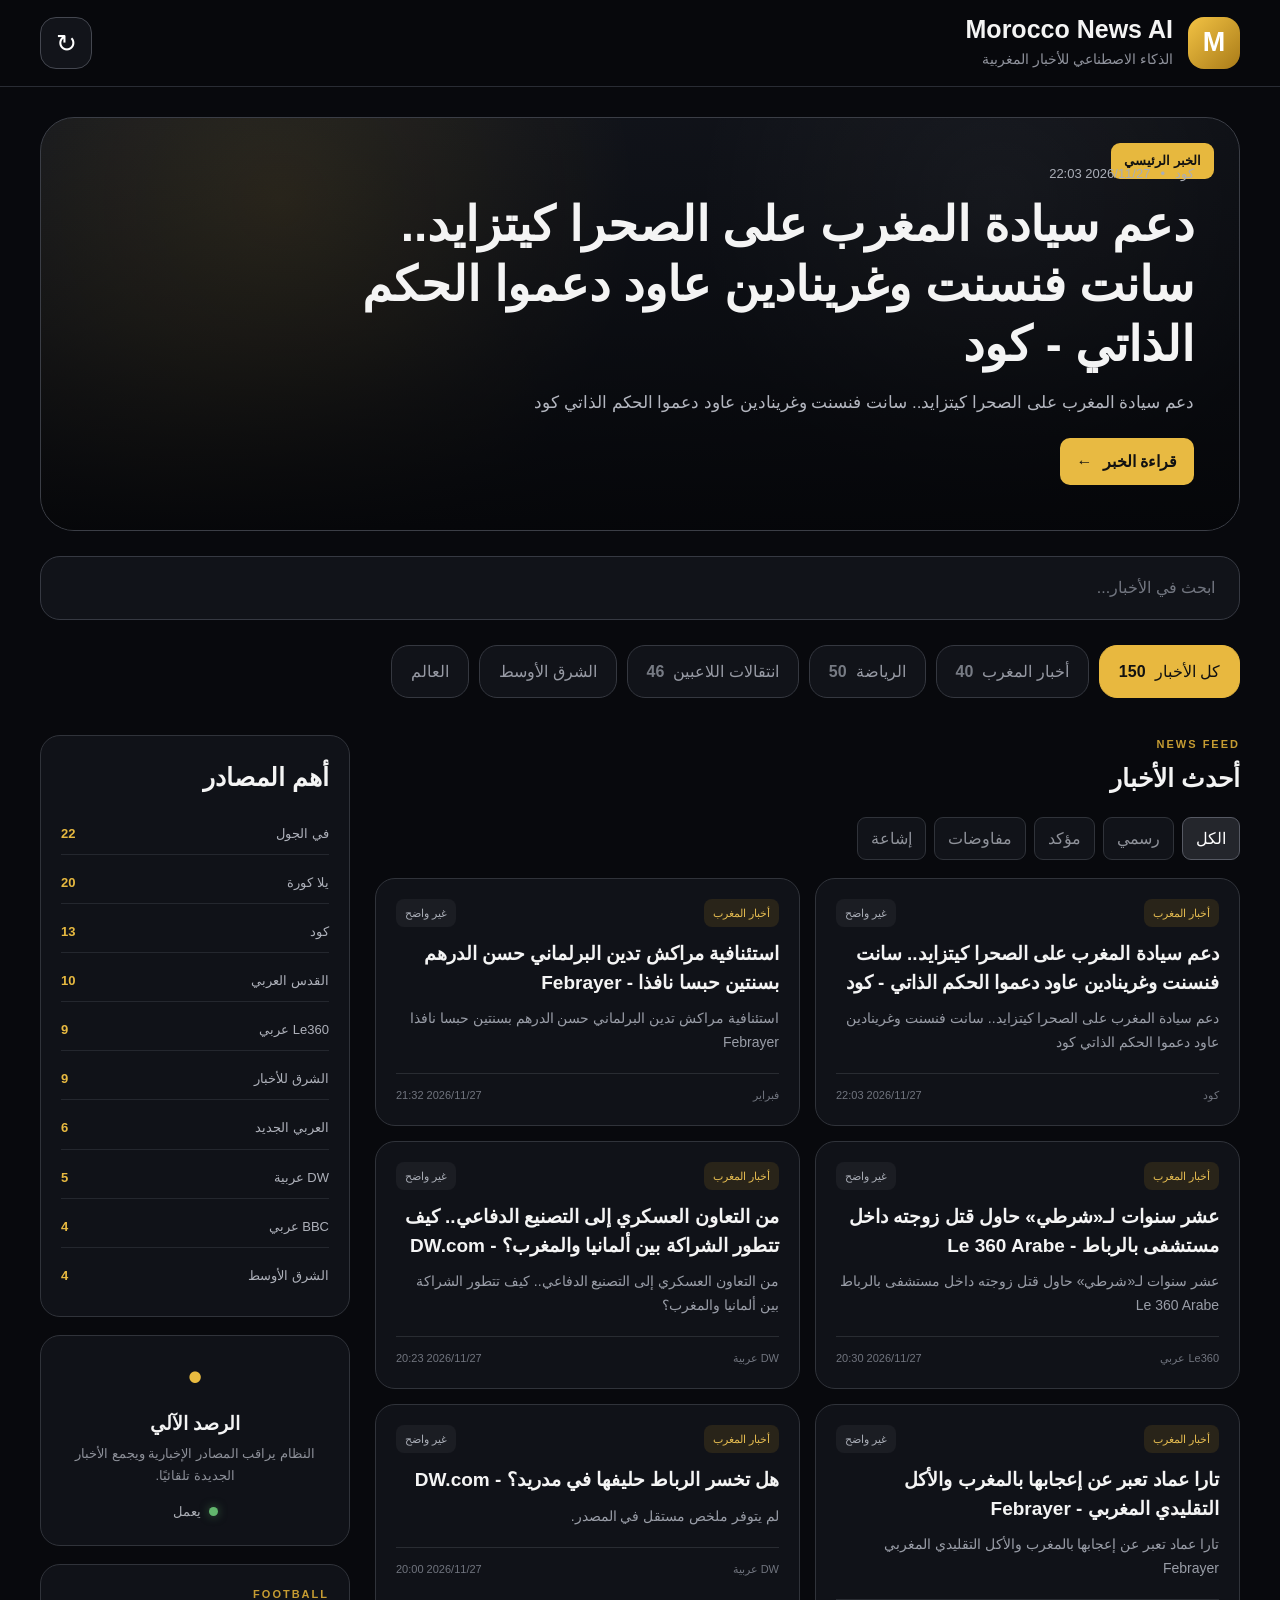
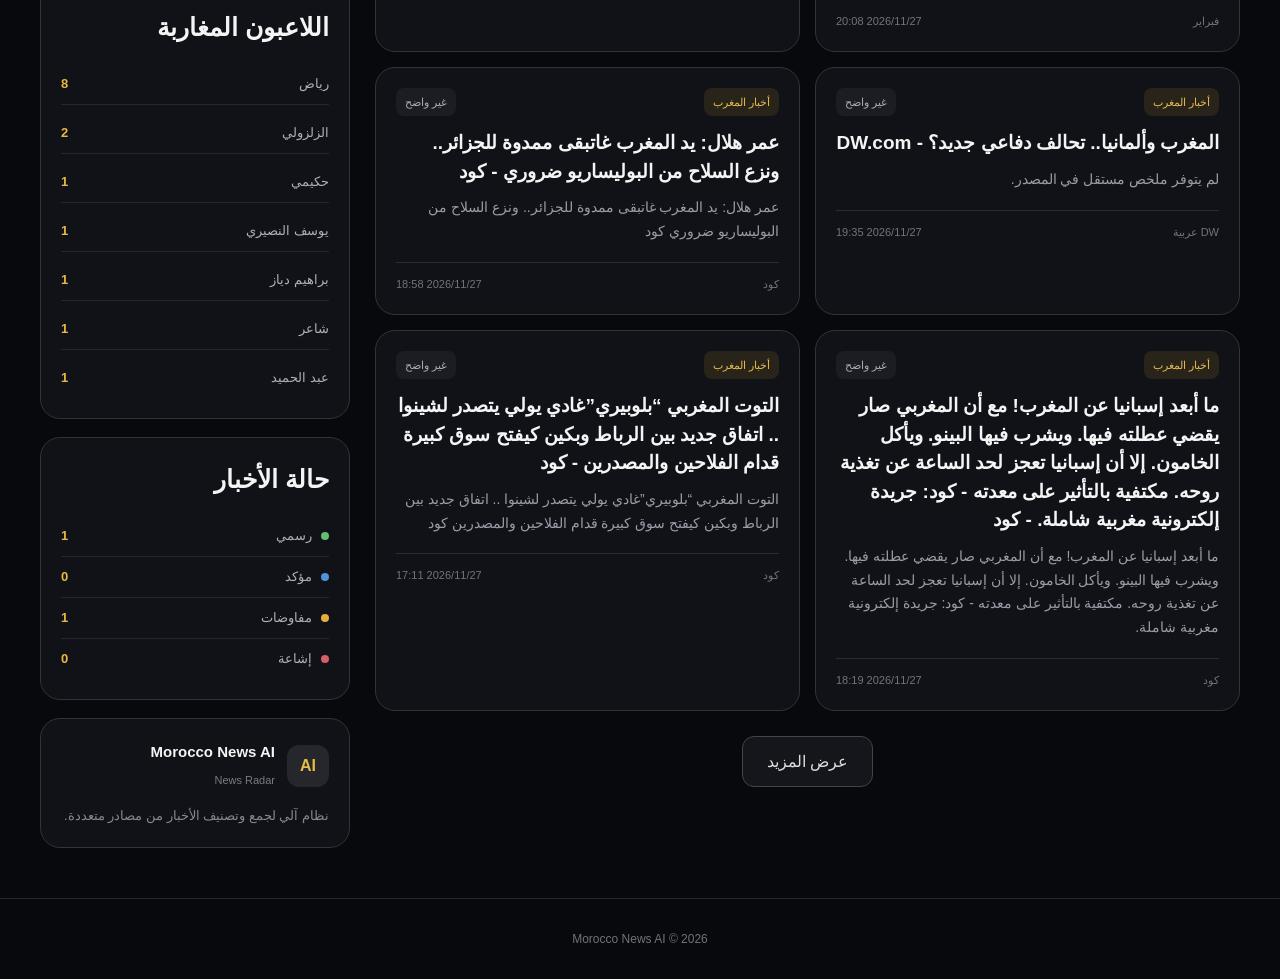
<file: docs/index.html>
<!DOCTYPE html>
<html lang="ar" dir="rtl">
<head>
    <meta charset="UTF-8">
    <meta name="viewport" content="width=device-width, initial-scale=1.0">

    <title>Morocco News AI</title>
    <meta name="description" content="الذكاء الاصطناعي للأخبار المغربية">

    <style>
        * {
            box-sizing: border-box;
        }

        html {
            scroll-behavior: smooth;
        }

        body {
            margin: 0;
            background: #08090d;
            color: #f4f4f4;
            font-family: Arial, "Tahoma", sans-serif;
            line-height: 1.7;
        }

        a {
            color: inherit;
            text-decoration: none;
        }

        button,
        input {
            font: inherit;
        }

        button {
            cursor: pointer;
        }

        .container {
            width: min(1200px, calc(100% - 32px));
            margin: auto;
        }

        /* HEADER */

        header {
            position: sticky;
            top: 0;
            z-index: 100;
            background: rgba(8, 9, 13, 0.96);
            border-bottom: 1px solid #292c34;
            backdrop-filter: blur(12px);
        }

        .header-inner {
            min-height: 86px;
            display: flex;
            align-items: center;
            justify-content: space-between;
            gap: 20px;
        }

        .brand {
            display: flex;
            align-items: center;
            gap: 15px;
        }

        .brand-logo {
            width: 52px;
            height: 52px;
            border-radius: 16px;
            display: flex;
            align-items: center;
            justify-content: center;
            background: linear-gradient(135deg, #f3c344, #a97b18);
            color: white;
            font-size: 27px;
            font-weight: 900;
        }

        .brand h1 {
            margin: 0;
            font-size: 25px;
            line-height: 1.2;
        }

        .brand p {
            margin: 4px 0 0;
            color: #8f929c;
            font-size: 14px;
        }

        .refresh-button {
            width: 52px;
            height: 52px;
            border-radius: 16px;
            border: 1px solid #444750;
            background: #12141a;
            color: white;
            font-size: 25px;
        }

        .refresh-button:hover {
            background: #1c1f27;
        }

        /* HERO */

        .hero-card {
            margin-top: 30px;
            min-height: 300px;
            border: 1px solid #3b3e46;
            border-radius: 34px;
            overflow: hidden;
            position: relative;
            background:
                radial-gradient(circle at 20% 20%, rgba(240, 190, 55, 0.13), transparent 35%),
                linear-gradient(135deg, #151820, #0c0e13);
            display: flex;
            align-items: flex-end;
        }

        .hero-image {
            position: absolute;
            inset: 0;
            background:
                radial-gradient(circle at 80% 20%, rgba(255,255,255,.05), transparent 30%),
                radial-gradient(circle at 10% 90%, rgba(220,170,40,.08), transparent 35%);
        }

        .hero-overlay {
            position: absolute;
            inset: 0;
            background: linear-gradient(
                to top,
                rgba(5,6,9,.95),
                rgba(5,6,9,.45),
                rgba(5,6,9,.1)
            );
        }

        .hero-badge {
            position: absolute;
            top: 25px;
            right: 25px;
            padding: 7px 13px;
            border-radius: 9px;
            background: #e7b83e;
            color: #111;
            font-size: 13px;
            font-weight: bold;
        }

        .hero-content {
            position: relative;
            z-index: 2;
            width: 100%;
            padding: 45px;
        }

        .hero-content .meta {
            display: flex;
            gap: 10px;
            color: #aaaeb7;
            font-size: 13px;
            margin-bottom: 10px;
        }

        .hero-content h2 {
            max-width: 850px;
            margin: 0 0 14px;
            font-size: clamp(28px, 5vw, 48px);
            line-height: 1.25;
        }

        .hero-content p {
            max-width: 800px;
            color: #b3b6bf;
            font-size: 17px;
            margin: 0 0 20px;
        }

        .read-more {
            display: inline-flex;
            align-items: center;
            gap: 10px;
            padding: 10px 17px;
            border-radius: 10px;
            background: #e8ba42;
            color: #111;
            font-weight: bold;
        }

        /* SEARCH */

        .search-box {
            margin: 25px 0;
            position: relative;
        }

        .search-box input {
            width: 100%;
            height: 64px;
            padding: 0 24px;
            border: 1px solid #363942;
            border-radius: 20px;
            background: #111319;
            color: white;
            outline: none;
            font-size: 16px;
        }

        .search-box input:focus {
            border-color: #dcae35;
        }

        .search-box input::placeholder {
            color: #727680;
        }

        /* CATEGORIES */

        .categories {
            display: flex;
            gap: 10px;
            overflow-x: auto;
            padding-bottom: 7px;
            margin-bottom: 30px;
            scrollbar-width: thin;
        }

        .category-item {
            flex: 0 0 auto;
            border: 1px solid #353840;
            background: #111319;
            color: #979aa4;
            border-radius: 18px;
            padding: 12px 19px;
            display: flex;
            gap: 9px;
            align-items: center;
        }

        .category-item strong {
            color: #777b84;
        }

        .category-item.active {
            background: #e8b83f;
            color: #111;
            border-color: #e8b83f;
        }

        .category-item.active strong {
            color: #111;
        }

        /* LAYOUT */

        .layout {
            display: grid;
            grid-template-columns: minmax(0, 1fr) 310px;
            gap: 25px;
            align-items: start;
        }

        .main-column {
            min-width: 0;
        }

        .sidebar {
            display: flex;
            flex-direction: column;
            gap: 18px;
        }

        /* SECTION HEADER */

        .section-header {
            display: flex;
            justify-content: space-between;
            align-items: end;
            margin-bottom: 17px;
        }

        .section-kicker {
            display: block;
            color: #c69c32;
            font-size: 11px;
            font-weight: bold;
            letter-spacing: 2px;
            margin-bottom: 3px;
        }

        .section-header h2,
        .side-title h2 {
            margin: 0;
            font-size: 25px;
        }

        /* FILTERS */

        .feed-controls {
            display: flex;
            gap: 8px;
            flex-wrap: wrap;
            margin-bottom: 18px;
        }

        .feed-filter {
            border: 1px solid #30333a;
            background: #111319;
            color: #8f929a;
            border-radius: 9px;
            padding: 7px 13px;
        }

        .feed-filter.active {
            background: #24262c;
            color: white;
            border-color: #565963;
        }

        /* NEWS GRID */

        .news-grid {
            display: grid;
            grid-template-columns: repeat(2, minmax(0, 1fr));
            gap: 15px;
        }

        .news-card {
            min-width: 0;
            padding: 20px;
            border: 1px solid #30333a;
            border-radius: 20px;
            background: #101218;
            transition: transform .18s ease, border-color .18s ease;
        }

        .news-card:hover {
            transform: translateY(-2px);
            border-color: #5c5f67;
        }

        .news-card-top {
            display: flex;
            justify-content: space-between;
            gap: 10px;
            margin-bottom: 13px;
        }

        .news-category,
        .news-status {
            display: inline-block;
            padding: 5px 9px;
            border-radius: 8px;
            font-size: 11px;
        }

        .news-category {
            background: #292419;
            color: #e4bb50;
        }

        .news-status {
            background: #1b1d23;
            color: #aaaeb7;
        }

        .news-card h3 {
            font-size: 19px;
            line-height: 1.5;
            margin: 0 0 10px;
        }

        .news-card h3 a:hover {
            color: #e8bd4b;
        }

        .news-card p {
            color: #999da7;
            font-size: 14px;
            margin: 0 0 18px;
        }

        .news-card-footer {
            border-top: 1px solid #292c32;
            padding-top: 12px;
            display: flex;
            justify-content: space-between;
            gap: 10px;
            color: #70747e;
            font-size: 11px;
        }

        /* SIDEBAR */

        .side-card {
            border: 1px solid #30333a;
            background: #101218;
            border-radius: 20px;
            padding: 20px;
        }

        .side-title {
            margin-bottom: 15px;
        }

        .sources-list,
        .players-list {
            display: flex;
            flex-direction: column;
            gap: 8px;
        }

        .source-row,
        .player-row,
        .status-row {
            display: flex;
            align-items: center;
            justify-content: space-between;
            gap: 10px;
            padding: 9px 0;
            border-bottom: 1px solid #24272e;
            color: #aeb1ba;
            font-size: 13px;
        }

        .source-row:last-child,
        .player-row:last-child,
        .status-row:last-child {
            border-bottom: 0;
        }

        .source-row strong,
        .player-row strong,
        .status-row strong {
            color: #e7b940;
        }

        .radar-card {
            text-align: center;
        }

        .radar-icon {
            font-size: 42px;
            color: #e9bb40;
            line-height: 1;
        }

        .radar-card h3 {
            margin: 10px 0 3px;
        }

        .radar-card p {
            margin: 0;
            color: #8d9099;
            font-size: 13px;
        }

        .radar-status {
            margin-top: 14px;
            display: inline-flex;
            align-items: center;
            gap: 8px;
            color: #aeb1b8;
            font-size: 13px;
        }

        .status-dot {
            width: 9px;
            height: 9px;
            border-radius: 50%;
            background: #62b66d;
            box-shadow: 0 0 10px rgba(98,182,109,.5);
        }

        .status-circle {
            display: inline-block;
            width: 8px;
            height: 8px;
            border-radius: 50%;
            margin-left: 5px;
        }

        .status-circle.official {
            background: #64bd70;
        }

        .status-circle.confirmed {
            background: #4d94d8;
        }

        .status-circle.negotiation {
            background: #e4ad3c;
        }

        .status-circle.rumor {
            background: #d85d67;
        }

        .system-header {
            display: flex;
            align-items: center;
            gap: 12px;
        }

        .system-icon {
            width: 42px;
            height: 42px;
            border-radius: 12px;
            background: #25272d;
            display: flex;
            align-items: center;
            justify-content: center;
            color: #e8bb44;
            font-weight: bold;
        }

        .system-header h3 {
            margin: 0;
            font-size: 15px;
        }

        .system-header span {
            color: #777b84;
            font-size: 11px;
        }

        /* LOAD MORE */

        .load-more-wrapper {
            text-align: center;
            padding: 25px 0;
        }

        .load-more {
            border: 1px solid #41444c;
            background: #14161c;
            color: #ddd;
            border-radius: 12px;
            padding: 11px 24px;
        }

        .load-more:hover {
            background: #202229;
        }

        /* STATES */

        .loading,
        .error-state,
        .empty-state {
            grid-column: 1 / -1;
            padding: 50px 20px;
            text-align: center;
            border: 1px dashed #383b43;
            border-radius: 18px;
            color: #858993;
        }

        /* FOOTER */

        footer {
            margin-top: 50px;
            padding: 30px 0;
            border-top: 1px solid #24272e;
            color: #6f737d;
            text-align: center;
            font-size: 12px;
        }

        /* MOBILE NAV */

        .mobile-nav {
            display: none;
        }

        /* RESPONSIVE */

        @media (max-width: 900px) {
            .layout {
                grid-template-columns: 1fr;
            }

            .sidebar {
                display: grid;
                grid-template-columns: repeat(2, minmax(0, 1fr));
            }

            .news-grid {
                grid-template-columns: 1fr;
            }
        }

        @media (max-width: 600px) {
            .container {
                width: min(100% - 20px, 1200px);
            }

            .header-inner {
                min-height: 74px;
            }

            .brand-logo {
                width: 45px;
                height: 45px;
                border-radius: 13px;
            }

            .brand h1 {
                font-size: 20px;
            }

            .brand p {
                font-size: 11px;
            }

            .refresh-button {
                width: 45px;
                height: 45px;
            }

            .hero-card {
                min-height: 350px;
                border-radius: 25px;
            }

            .hero-content {
                padding: 25px 20px;
            }

            .hero-content h2 {
                font-size: 30px;
            }

            .hero-content p {
                font-size: 14px;
            }

            .hero-badge {
                top: 17px;
                right: 17px;
            }

            .sidebar {
                grid-template-columns: 1fr;
            }

            .news-card {
                padding: 17px;
            }

            .news-card h3 {
                font-size: 18px;
            }

            .mobile-nav {
                display: flex;
                position: fixed;
                bottom: 0;
                right: 0;
                left: 0;
                z-index: 90;
                height: 65px;
                background: rgba(10,11,15,.97);
                border-top: 1px solid #292c33;
                justify-content: space-around;
                align-items: center;
            }

            .mobile-nav a {
                color: #777b85;
                font-size: 11px;
                text-align: center;
            }

            .mobile-nav a span {
                display: block;
                font-size: 22px;
                line-height: 22px;
            }

            .mobile-nav a.active {
                color: #e8b83f;
            }

            body {
                padding-bottom: 65px;
            }
        }
    </style>
</head>

<body>

<header>
    <div class="container header-inner">

        <div class="brand">
            <div class="brand-logo">M</div>

            <div>
                <h1>Morocco News AI</h1>
                <p>الذكاء الاصطناعي للأخبار المغربية</p>
            </div>
        </div>

        <button
            class="refresh-button"
            data-action="refresh"
            aria-label="تحديث الأخبار"
            title="تحديث الأخبار"
        >
            ↻
        </button>

    </div>
</header>

<main class="container">

    <!-- HERO -->

    <section class="main-column">

        <article class="hero-card" id="heroCard">

            <div class="hero-image">
                <div class="hero-overlay"></div>
                <div class="hero-badge">الخبر الرئيسي</div>
            </div>

            <div class="hero-content">

                <div class="meta">
                    <span id="heroSource">--</span>
                    <span>•</span>
                    <span id="heroTime">--</span>
                </div>

                <h2 id="heroTitle">
                    جار تحميل الأخبار...
                </h2>

                <p id="heroSummary">
                    يتم الآن تحميل آخر الأخبار من المصادر الإخبارية.
                </p>

                <a
                    id="heroLink"
                    href="#"
                    target="_blank"
                    rel="noopener noreferrer"
                    class="read-more"
                >
                    قراءة الخبر
                    <span>←</span>
                </a>

            </div>

        </article>

        <!-- SEARCH -->

        <div class="search-box">

            <input
                id="search"
                type="search"
                placeholder="ابحث في الأخبار..."
                autocomplete="off"
            >

        </div>

        <!-- CATEGORIES -->

        <div class="categories">

            <button
                class="category-item active"
                data-category="all"
            >
                <span>كل الأخبار</span>
                <strong id="countAll">0</strong>
            </button>

            <button
                class="category-item"
                data-category="morocco"
            >
                <span>أخبار المغرب</span>
                <strong id="countMorocco">0</strong>
            </button>

            <button
                class="category-item"
                data-category="sports"
            >
                <span>الرياضة</span>
                <strong id="countSport">0</strong>
            </button>

            <button
                class="category-item"
                data-category="transfers"
            >
                <span>انتقالات اللاعبين</span>
                <strong id="countTransfers">0</strong>
            </button>

            <button
                class="category-item"
                data-category="middle_east"
            >
                <span>الشرق الأوسط</span>
            </button>

            <button
                class="category-item"
                data-category="world_arabic"
            >
                <span>العالم</span>
            </button>

        </div>

        <!-- CONTENT -->

        <div class="layout">

            <section class="main-column">

                <div class="section-header">

                    <div>
                        <span class="section-kicker">
                            NEWS FEED
                        </span>

                        <h2>
                            أحدث الأخبار
                        </h2>
                    </div>

                </div>

                <!-- STATUS FILTERS -->

                <div class="feed-controls">

                    <button
                        class="feed-filter active"
                        data-status="all"
                    >
                        الكل
                    </button>

                    <button
                        class="feed-filter"
                        data-status="رسمي"
                    >
                        رسمي
                    </button>

                    <button
                        class="feed-filter"
                        data-status="مؤكد"
                    >
                        مؤكد
                    </button>

                    <button
                        class="feed-filter"
                        data-status="مفاوضات"
                    >
                        مفاوضات
                    </button>

                    <button
                        class="feed-filter"
                        data-status="إشاعة"
                    >
                        إشاعة
                    </button>

                </div>

                <!-- NEWS -->

                <div
                    id="newsGrid"
                    class="news-grid"
                >

                    <div class="loading">
                        جار تحميل الأخبار...
                    </div>

                </div>

                <!-- LOAD MORE -->

                <div class="load-more-wrapper">

                    <button
                        id="loadMore"
                        class="load-more"
                    >
                        عرض المزيد
                    </button>

                </div>

            </section>

            <!-- SIDEBAR -->

            <aside class="sidebar">

                <!-- SOURCES -->

                <div class="side-card">

                    <div class="side-title">
                        <h2>أهم المصادر</h2>
                    </div>

                    <div
                        id="sourcesList"
                        class="sources-list"
                    >
                        <p>جار التحميل...</p>
                    </div>

                </div>

                <!-- RADAR -->

                <div class="side-card radar-card">

                    <div class="radar-icon">
                        •
                    </div>

                    <h3>
                        الرصد الآلي
                    </h3>

                    <p>
                        النظام يراقب المصادر الإخبارية
                        ويجمع الأخبار الجديدة تلقائيًا.
                    </p>

                    <div class="radar-status">

                        <span class="status-dot"></span>

                        <span>
                            يعمل
                        </span>

                    </div>

                </div>

                <!-- PLAYERS -->

                <div class="side-card player-card">

                    <div class="side-title">

                        <span class="section-kicker">
                            FOOTBALL
                        </span>

                        <h2>
                            اللاعبون المغاربة
                        </h2>

                    </div>

                    <div
                        id="playerList"
                        class="players-list"
                    >
                        <p>جار التحميل...</p>
                    </div>

                </div>

                <!-- STATUS -->

                <div class="side-card">

                    <div class="side-title">
                        <h2>حالة الأخبار</h2>
                    </div>

                    <div class="status-list">

                        <div class="status-row">
                            <span>
                                <i class="status-circle official"></i>
                                رسمي
                            </span>

                            <strong id="statusOfficial">
                                0
                            </strong>
                        </div>

                        <div class="status-row">
                            <span>
                                <i class="status-circle confirmed"></i>
                                مؤكد
                            </span>

                            <strong id="statusConfirmed">
                                0
                            </strong>
                        </div>

                        <div class="status-row">
                            <span>
                                <i class="status-circle negotiation"></i>
                                مفاوضات
                            </span>

                            <strong id="statusNegotiation">
                                0
                            </strong>
                        </div>

                        <div class="status-row">
                            <span>
                                <i class="status-circle rumor"></i>
                                إشاعة
                            </span>

                            <strong id="statusRumor">
                                0
                            </strong>
                        </div>

                    </div>

                </div>

                <!-- SYSTEM -->

                <div class="side-card system-card">

                    <div class="system-header">

                        <div class="system-icon">
                            AI
                        </div>

                        <div>
                            <h3>
                                Morocco News AI
                            </h3>

                            <span>
                                News Radar
                            </span>
                        </div>

                    </div>

                    <p style="color:#858992;font-size:13px;margin-bottom:0;">
                        نظام آلي لجمع وتصنيف الأخبار
                        من مصادر متعددة.
                    </p>

                </div>

            </aside>

        </div>

    </section>

</main>

<footer>
    <div class="container">
        Morocco News AI © 2026
    </div>
</footer>

<!-- MOBILE NAV -->

<nav class="mobile-nav">

    <a
        href="#"
        class="active"
    >
        <span>⌂</span>
        الرئيسية
    </a>

    <a href="#newsGrid">
        <span>⚽</span>
        الانتقالات
    </a>

    <a href="#search">
        <span>⌕</span>
        البحث
    </a>

    <a
        href="#"
        data-action="refresh"
    >
        <span>↻</span>
        تحديث
    </a>

</nav>

<!-- IMPORTANT:
     لا يوجد JavaScript قديم هنا.
     app.js هو المسؤول عن تشغيل الموقع.
-->

<script src="app.js?v=20260919-2"></script>

</body>
</html>
</file>
